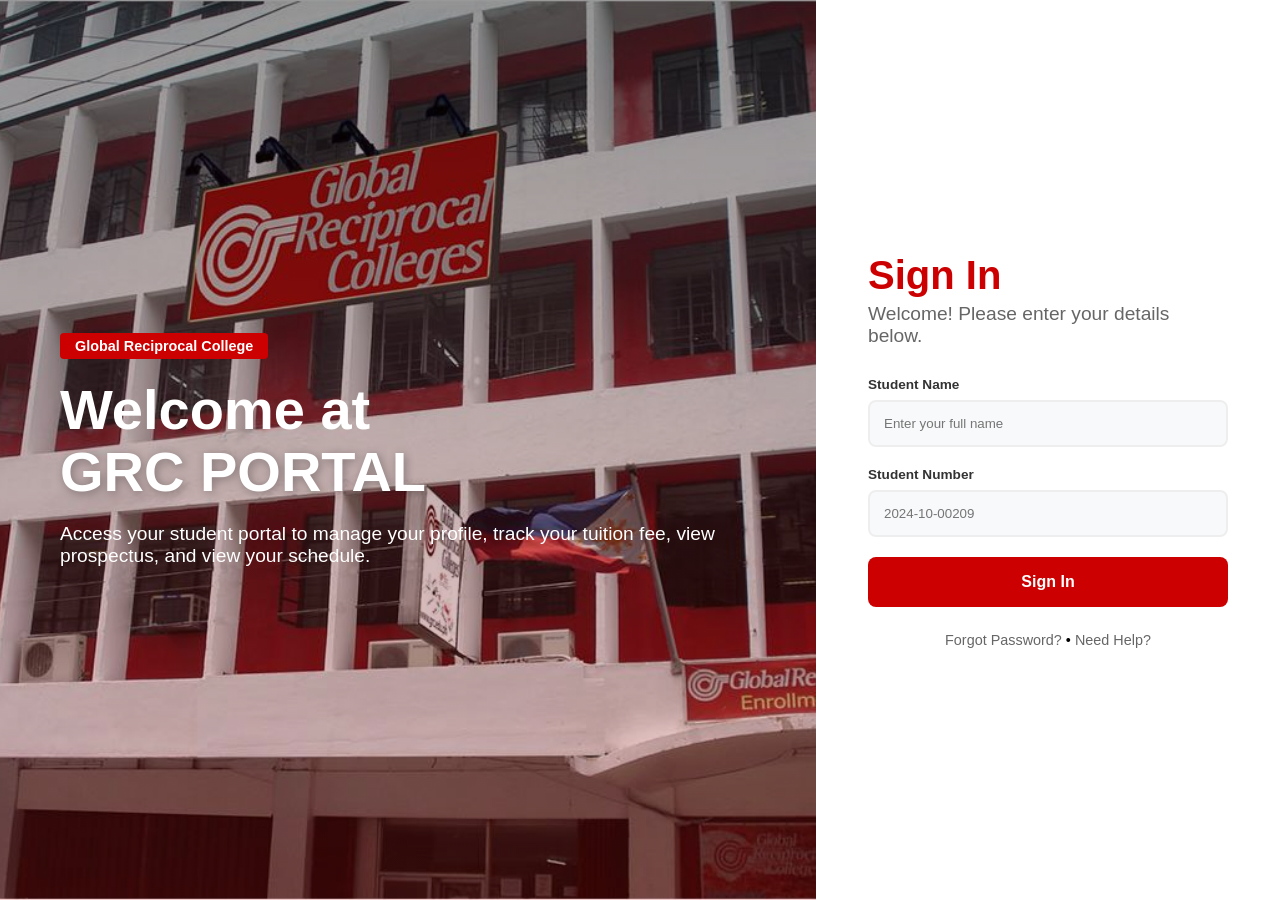
<file: index.html>
<!doctype html>
<html lang="en">
  <head>
    <meta charset="UTF-8" />
    <meta name="viewport" content="width=device-width, initial-scale=1.0" />
    <title>GRC Portal | Sign In</title>
    <link rel="stylesheet" href="login-style.css" />
  </head>
  <body>
    <div class="login-wrapper">
      <div class="visual-side">
        <div class="content-overlay">
          <div class="school-tag">Global Reciprocal College</div>
          <h1>Welcome at<br /><span>GRC PORTAL</span></h1>
          <p>
            Access your student portal to manage your profile, track your tuition fee, view prospectus,
            and view your schedule.
          </p>
        </div>
      </div>

      <div class="form-side">
        <div class="login-container">
          <div class="form-header">
            <h2>Sign In</h2>
            <p>Welcome! Please enter your details below.</p>
          </div>

          <form class="main-form" onsubmit="handleLogin(event)">
            <div class="field">
              <label>Student Name</label>
              <input type="text" id="fullName" placeholder="Enter your full name" required />
            </div>

            <div class="field">
              <label>Student Number</label>
              <input
                type="text"
                id="studentNo"
                placeholder="2024-10-00209"
                pattern="^\d{4}-\d{2}-\d{5}$"
                title="Format: 2024-10-00209"
                oninput="this.value = this.value.replace(/[^0-9-]/g, '')"
                required
              />
            </div>

            <button type="submit" class="submit-btn">Sign In</button>
            <div class="form-footer">
              <a href="#">Forgot Password?</a> <span>•</span> <a href="#">Need Help?</a>
            </div>
          </form>
        </div>
      </div>
    </div>

    <script>
      function handleLogin(event) {
        event.preventDefault();
        const fullName = document.getElementById("fullName").value;
        const studentNo = document.getElementById("studentNo").value;
        const pattern = /^\d{4}-\d{2}-\d{5}$/;

        if (!pattern.test(studentNo)) {
          alert("Invalid Student Number format.\nUse: 2024-10-00209");
          return;
        }

        localStorage.setItem("userFullName", fullName);
        localStorage.setItem("studentNumber", studentNo);
        window.location.href = "mainpage.html";
      }
    </script>
  </body>
</html>
</file>
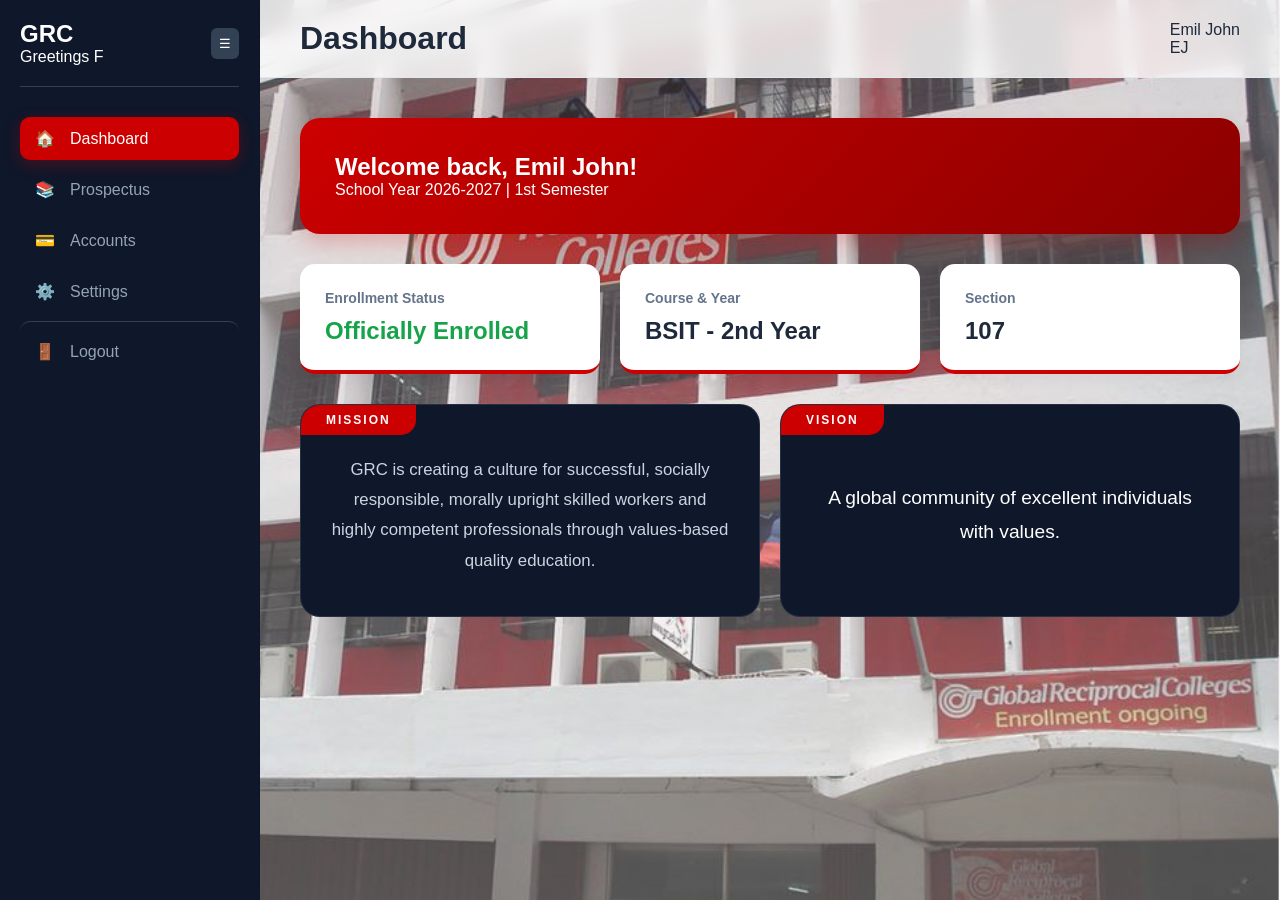
<file: mainpage.html>
<!doctype html>
<html lang="en">
  <head>
    <meta charset="UTF-8" />
    <meta name="viewport" content="width=device-width, initial-scale=1.0" />
    <title>GRC Student Portal</title>
    <link rel="stylesheet" href="style.css" />
  </head>
  <body>
    <div class="container">
      <aside class="sidebar" id="sidebar">
        <div class="logo-section">
          <div class="logo-info">
            <h2>GRC</h2>
            <p id="typing-text"></p>
          </div>
          <button class="toggle-btn" onclick="toggleSidebar()">☰</button>
        </div>

        <ul class="menu">
          <li class="active" data-page="dashboard">
            <span>🏠</span> <span class="nav-text">Dashboard</span>
          </li>
          <li data-page="courses">
            <span>📚</span> <span class="nav-text">Prospectus</span>
          </li>
          <li data-page="payments">
            <span>💳</span> <span class="nav-text">Accounts</span>
          </li>
          <li data-page="settings">
            <span>⚙️</span> <span class="nav-text">Settings</span>
          </li>
          <li
            onclick="window.location.href = 'index.html'"
            style="
              margin-top: auto;
              border-top: 1px solid #334155;
              padding-top: 20px;
            "
          >
            <span>🚪</span> <span class="nav-text">Logout</span>
          </li>
        </ul>
      </aside>

      <main class="main-content">
        <header class="top-bar">
          <h1 id="current-page-title">Dashboard</h1>
          <div class="user-profile">
            <span id="headerNameDisplay">Your name</span>
            <div class="avatar" id="avatarDisplay"></div>
          </div>
        </header>

        <div class="scroll-area">
          <!-- DASHBOARD SECTION -->
          <section id="dashboard" class="page active">
            <div class="welcome-banner">
              <h2>
                Welcome back, <span class="userNameSpan">Emil John</span>!
              </h2>
              <p>School Year 2026-2027 | 1st Semester</p>
            </div>

            <div class="dashboard-grid">
              <div class="stat-card">
                <span class="label">Enrollment Status</span>
                <p class="value status-enrolled">Officially Enrolled</p>
              </div>
              <div class="stat-card">
                <span class="label">Course & Year</span>
                <p class="value">BSIT - 2nd Year</p>
              </div>
              <div class="stat-card">
                <span class="label">Section</span>
                <p class="value">107</p>
              </div>
            </div>

            <!-- NEW MISSION & VISION SECTION -->
            <div class="mv-section">
              <div class="mv-card mission">
                <div class="mv-badge">MISSION</div>
                <p>
                  GRC is creating a culture for successful, socially
                  responsible, morally upright skilled workers and highly
                  competent professionals through values-based quality
                  education.
                </p>
              </div>
              <div class="mv-card vision">
                <div class="mv-badge">VISION</div>
                <p>A global community of excellent individuals with values.</p>
              </div>
            </div>
          </section>

          <!-- COURSES SECTION -->
          <section id="courses" class="page">
            <div class="page-header-flex">
              <h2 style="color: var(--grc-red)">Academic Prospectus</h2>
              <div class="search-wrapper">
                <input
                  type="text"
                  id="subjectSearch"
                  placeholder="🔍 Search Subject Code or Title..."
                />
              </div>
            </div>
            <div class="table-holder" style="margin-top: 20px">
              <div class="semester-tag">
                BSIT | Section 107 - Schedule of Classes
              </div>
              <div style="overflow-x: auto">
                <table class="grc-table">
                  <thead>
                    <tr>
                      <th>CODE</th>
                      <th>DESCRIPTIVE TITLE</th>
                      <th>UNITS</th>
                      <th>SECTION</th>
                      <th>DAY/S</th>
                      <th>TIME</th>
                      <th>ROOM</th>
                    </tr>
                  </thead>
                  <tbody id="subjectList">
                    <tr>
                      <td>ITC</td>
                      <td>Introduction to Computing LEC</td>
                      <td>2</td>
                      <td>107</td>
                      <td>SAT</td>
                      <td>7:30AM-9:30AM</td>
                      <td>34935</td>
                    </tr>
                    <tr>
                      <td>ITCL</td>
                      <td>Introduction to Computing LAB</td>
                      <td>1</td>
                      <td>107</td>
                      <td>THU</td>
                      <td>10:30AM-1:30PM</td>
                      <td>34933</td>
                    </tr>
                    <tr>
                      <td>ITP1</td>
                      <td>Computer Hardware and Troubleshooting LEC</td>
                      <td>2</td>
                      <td>107</td>
                      <td>THU</td>
                      <td>7:30AM-9:30AM</td>
                      <td>34929</td>
                    </tr>
                    <tr>
                      <td>ITP1L</td>
                      <td>Computer Hardware and Troubleshooting LAB</td>
                      <td>1</td>
                      <td>107</td>
                      <td>WED</td>
                      <td>10:30AM-1:30PM</td>
                      <td>34927</td>
                    </tr>
                    <tr>
                      <td>ITP2</td>
                      <td>Fundamentals of Programming LEC</td>
                      <td>2</td>
                      <td>107</td>
                      <td>FRI</td>
                      <td>7PM-9PM</td>
                      <td>34939</td>
                    </tr>
                    <tr>
                      <td>ITP2L</td>
                      <td>Fundamentals of Programming LAB</td>
                      <td>1</td>
                      <td>107</td>
                      <td>THU</td>
                      <td>2PM-5PM</td>
                      <td>34937</td>
                    </tr>
                    <tr>
                      <td>KOMFIL</td>
                      <td>Kontekswalisadong Komunikasyon</td>
                      <td>3</td>
                      <td>107</td>
                      <td>WED</td>
                      <td>1:30PM-4:30PM</td>
                      <td>34947</td>
                    </tr>
                    <tr>
                      <td>LEAD1</td>
                      <td>Vision and Mission</td>
                      <td>1.5</td>
                      <td>107</td>
                      <td>MON</td>
                      <td>12PM-1:30PM</td>
                      <td>34941</td>
                    </tr>
                    <tr>
                      <td>MATHWRLD</td>
                      <td>Mathematics in the Modern World</td>
                      <td>3</td>
                      <td>107</td>
                      <td>MON</td>
                      <td>6PM-9PM</td>
                      <td>34945</td>
                    </tr>
                    <tr>
                      <td>NSTP1</td>
                      <td>National Service Training Program 1</td>
                      <td>3</td>
                      <td>107</td>
                      <td>SAT</td>
                      <td>1:30PM-4:30PM</td>
                      <td>34953</td>
                    </tr>
                    <tr>
                      <td>PATHFIT1</td>
                      <td>Physical Activity Towards Health and Fitness</td>
                      <td>2</td>
                      <td>107</td>
                      <td>WED</td>
                      <td>7PM-9PM</td>
                      <td>34949</td>
                    </tr>
                    <tr>
                      <td>PHILHIST</td>
                      <td>Readings in Philippine History</td>
                      <td>3</td>
                      <td>107</td>
                      <td>THU</td>
                      <td>6PM-9PM</td>
                      <td>34951</td>
                    </tr>
                    <tr>
                      <td>PURPCOMM</td>
                      <td>Purposive Communication</td>
                      <td>3</td>
                      <td>107</td>
                      <td>SAT</td>
                      <td>6PM-9PM</td>
                      <td>34955</td>
                    </tr>
                    <tr>
                      <td>UNDSELF</td>
                      <td>Understanding the Self</td>
                      <td>3</td>
                      <td>107</td>
                      <td>MON</td>
                      <td>3PM-6PM</td>
                      <td>34943</td>
                    </tr>
                  </tbody>
                  <tfoot>
                    <tr class="total-row">
                      <td colspan="2" style="text-align: right">
                        TOTAL UNITS:
                      </td>
                      <td>30.5</td>
                      <td colspan="4"></td>
                    </tr>
                  </tfoot>
                </table>
              </div>
            </div>
          </section>

          <!-- PAYMENTS SECTION -->
          <section id="payments" class="page">
            <div
              class="announcement-box"
              style="background: #fff5f5; border-left-color: var(--grc-red)"
            >
              <h3 style="color: var(--grc-red)">⚠️ Payment Reminder</h3>
              <p>
                Please pay at least <strong>50% (₱5,400)</strong> of your total
                tuition before the <strong>Midterm Exams</strong> for COM
                stamping.
              </p>
            </div>
            <div class="dashboard-grid" style="margin-top: 20px">
              <div class="stat-card">
                <span class="label">Total Tuition (BSIT)</span>
                <p class="value">₱10,800.00</p>
              </div>
              <div class="stat-card">
                <span class="label">Total Paid</span>
                <p class="value" style="color: #16a34a" id="totalPaidDisplay">
                  ₱0.00
                </p>
              </div>
              <div class="stat-card">
                <span class="label">Balance</span>
                <p
                  class="value"
                  style="color: var(--grc-red)"
                  id="balanceDisplay"
                >
                  ₱10,800.00
                </p>
              </div>
            </div>
            <div class="table-holder" style="margin-top: 30px">
              <div class="semester-tag">Official Payment History</div>
              <div
                class="stat-card"
                style="
                  margin-top: 20px;
                  border-bottom: none;
                  border-bottom-color: #16a34a;
                "
              >
                <h3 style="color: #16a34a; margin-bottom: 15px">
                  💳 Online Payment
                </h3>
                <div
                  style="
                    display: flex;
                    gap: 15px;
                    margin-bottom: 15px;
                    flex-wrap: wrap;
                  "
                >
                  <div class="payment-option">
                    <input
                      type="radio"
                      name="p-method"
                      id="gcash"
                      value="GCash"
                      checked
                    />
                    <label for="gcash"><strong>GCash</strong></label>
                  </div>
                  <div class="payment-option">
                    <input
                      type="radio"
                      name="p-method"
                      id="maya"
                      value="Maya"
                    />
                    <label for="maya"><strong>Maya</strong></label>
                  </div>
                </div>
                <div style="display: flex; gap: 10px">
                  <input
                    type="number"
                    id="payAmount"
                    class="form-input"
                    placeholder="Enter Amount"
                    style="max-width: 200px; margin-top: 0"
                  />
                  <button
                    class="primary-red-btn"
                    onclick="processOnlinePayment()"
                    style="background: #16a34a; margin-top: 0"
                  >
                    Pay Now
                  </button>
                </div>
              </div>
              <table class="grc-table">
                <thead>
                  <tr>
                    <th>Date</th>
                    <th>Reference No.</th>
                    <th>Amount</th>
                    <th>Action</th>
                  </tr>
                </thead>
                <tbody id="paymentHistory">
                  <tr>
                    <td>2026-04-20</td>
                    <td>#OR-2024-9981</td>
                    <td>₱3,000.00</td>
                    <td>
                      <button
                        class="view-btn"
                        onclick="
                          viewReceipt('OR-2024-9981', '3,000.00', '2026-04-20')
                        "
                      >
                        View Receipt
                      </button>
                    </td>
                  </tr>
                </tbody>
              </table>
            </div>
          </section>

          <!-- SETTINGS SECTION -->
          <section id="settings" class="page">
            <div class="stat-card" style="max-width: 500px">
              <h3 style="color: var(--grc-red); margin-bottom: 20px">
                Profile Settings
              </h3>
              <div style="margin-bottom: 15px">
                <label class="label">Full Name</label>
                <input
                  type="text"
                  id="inputName"
                  class="form-input"
                  placeholder="Enter Full Name"
                />
              </div>
              <div style="margin-bottom: 15px">
                <label class="label">Student ID</label>
                <input
                  type="text"
                  value="2024-1025"
                  readonly
                  class="form-input"
                  style="background: #f1f5f9"
                />
              </div>
              <button
                class="primary-red-btn"
                onclick="saveProfile()"
                style="width: auto; padding: 10px 30px"
              >
                Save Changes
              </button>
            </div>
          </section>
        </div>
      </main>
    </div>

    <!-- RECEIPT MODAL -->
    <div id="receiptModal" class="modal">
      <div class="modal-content receipt-style">
        <div class="receipt-header">
          <h3>GLOBAL RECIPROCAL COLLEGES</h3>
          <p>Official Student Receipt</p>
        </div>
        <hr />
        <div class="receipt-body">
          <p><strong>Date:</strong> <span id="r-date"></span></p>
          <p><strong>Student:</strong> <span class="userNameSpan"></span></p>
          <p><strong>Reference No:</strong> <span id="r-ref"></span></p>
          <p><strong>Course/Year:</strong> BSIT - 2nd Year</p>
          <div class="amount-box">
            <span>Amount Paid:</span>
            <strong id="r-amt"></strong>
          </div>
        </div>
        <p
          style="
            font-size: 11px;
            margin-top: 15px;
            color: #666;
            text-align: center;
          "
        >
          Valid for COM Stamping at the Registrar.
        </p>
        <div style="display: flex; gap: 10px; margin-top: 20px">
          <button class="primary-red-btn" onclick="window.print()">
            Print Receipt
          </button>
          <button class="view-btn" onclick="closeModal()">Close</button>
        </div>
      </div>
    </div>

    <script src="app.js"></script>
  </body>
</html>
</file>
<file: login-style.css>
:root {
    --grc-red: #cc0000; /* Rich Red */
    --pure-white: #ffffff;
    --light-gray: #f8f9fa;
    --text-dark: #333333;
    --text-muted: #666666;
}

* {
    margin: 0; padding: 0; box-sizing: border-box;
    font-family: 'Inter', 'Segoe UI', sans-serif;
}

body {
    height: 100vh;
    background: var(--pure-white);
}

p {
    font-size: 1.2em;
}

.login-wrapper {
    display: flex;
    height: 100vh;
}

/* KALIWA: Background Image Side */
.visual-side {
    flex: 1.5;
    background: linear-gradient(rgba(0, 0, 0, 0.4), rgba(204, 0, 0, 0.2)), 
                url('./grcian.jpg'); 
    background-size: cover;
    background-position: center;
    display: flex;
    align-items: center;
    padding: 60px;
    color: var(--pure-white);
}

.content-overlay h1 {
    font-size: 3.5rem;
    line-height: 1.1;
    margin: 20px 0;
}

.content-overlay h1 span {
    color: var(--pure-white);
    text-transform: uppercase;
    font-weight: 900;
    text-shadow: 2px 2px 10px rgba(0,0,0,0.3);
}

.school-tag {
    background: var(--grc-red);
    padding: 5px 15px;
    display: inline-block;
    border-radius: 4px;
    font-weight: bold;
    font-size: 0.9rem;
}

/* KANAN: Login Form Side */
.form-side {
    flex: 1;
    display: flex;
    justify-content: center;
    align-items: center;
    background: var(--pure-white);
}

.login-container {
    width: 100%;
    max-width: 400px;
    padding: 20px;
}

.form-header h2 {
    font-size: 2.5rem;
    color: var(--grc-red);
    margin-bottom: 5px;
}

.form-header p {
    color: var(--text-muted);
    margin-bottom: 30px;
}

.field {
    margin-bottom: 20px;
}

.field label {
    display: block;
    font-size: 0.85rem;
    font-weight: 600;
    margin-bottom: 8px;
    color: var(--text-dark);
}

.field input {
    width: 100%;
    padding: 14px;
    border: 2px solid #eee;
    border-radius: 8px;
    outline: none;
    background: var(--light-gray);
    transition: 0.3s;
}

.field input:focus {
    border-color: var(--grc-red);
    background: white;
}

.submit-btn {
    width: 100%;
    padding: 16px;
    background: var(--grc-red);
    color: white;
    border: none;
    border-radius: 8px;
    font-size: 1rem;
    font-weight: bold;
    cursor: pointer;
    transition: transform 0.2s, background 0.3s;
}

.submit-btn:hover {
    background: #a30000;
    transform: translateY(-2px);
}

.form-footer {
    margin-top: 25px;
    text-align: center;
    font-size: 0.9rem;
}

.form-footer a {
    color: var(--text-muted);
    text-decoration: none;
}

.form-footer a:hover {
    color: var(--grc-red);
}

/* Mobile View */
@media (max-width: 900px) {
    .visual-side { display: none; }
    .form-side { flex: 1; }
}
</file>
<file: style.css>
:root {
  --grc-red: #cc0000;
  --grc-red-dark: #8b0000;
  --pure-white: #ffffff;
  --light-gray: #f1f5f9;
  --text-main: #1e293b;
  --sidebar-bg: #0f172a;
}

/* RESET */
* {
  margin: 0;
  padding: 0;
  box-sizing: border-box;
  font-family: "Segoe UI", Tahoma, sans-serif;
}

/* BODY */
body {
  background:
    linear-gradient(rgba(153, 124, 124, 0.3), rgba(255, 255, 255, 0.3)),
    url("grcian.jpg");
  background-size: cover;
  background-position: center;
  background-attachment: fixed;
  color: var(--text-main);
  overflow: hidden;
}

/* LAYOUT */
.container {
  display: flex;
  height: 100vh;
  width: 100vw;
}

/* SIDEBAR */
.sidebar {
  width: 260px;
  background-color: var(--sidebar-bg);
  padding: 20px;
  display: flex;
  flex-direction: column;
  transition: width 0.3s ease;
  flex-shrink: 0;
  border-right: 1px solid rgba(0, 0, 0, 0.1);
}

.sidebar.collapsed {
  width: 85px;
}

.logo-section {
  display: flex;
  justify-content: space-between;
  align-items: center;
  padding-bottom: 20px;
  border-bottom: 1px solid #334155;
  color: white;
}

.toggle-btn {
  background: #334155;
  border: none;
  color: white;
  padding: 8px;
  border-radius: 6px;
  cursor: pointer;
}

/* MENU */
.menu {
  margin-top: 30px;
  list-style: none;
}

.menu li {
  padding: 12px 15px;
  margin-bottom: 8px;
  border-radius: 10px;
  display: flex;
  align-items: center;
  gap: 15px;
  cursor: pointer;
  transition: 0.2s;
  white-space: nowrap;
  color: #94a3b8;
}

.menu li:hover {
  background: rgba(255, 255, 255, 0.1);
  color: white;
}

.menu li.active {
  background: var(--grc-red);
  color: white;
  box-shadow: 0 4px 15px rgba(204, 0, 0, 0.3);
}

.sidebar.collapsed .nav-text,
.sidebar.collapsed .logo-info {
  display: none;
}

/* MAIN CONTENT */
.main-content {
  flex-grow: 1;
  display: flex;
  flex-direction: column;
  background-color: transparent;
}

/* TOP BAR */
.top-bar {
  padding: 20px 40px;
  display: flex;
  justify-content: space-between;
  align-items: center;
  background: rgba(255, 255, 255, 0.8);
  backdrop-filter: blur(10px);
  border-bottom: 1px solid #e2e8f0;
}

/* SCROLL */
.scroll-area {
  padding: 40px;
  overflow-y: auto;
  flex-grow: 1;
}

/* PAGES */
.page {
  display: none;
}

.page.active {
  display: block;
}

/* DASHBOARD */
.welcome-banner {
  background: linear-gradient(
    135deg,
    var(--grc-red) 0%,
    var(--grc-red-dark) 100%
  );
  padding: 35px;
  border-radius: 20px;
  margin-bottom: 30px;
  color: white;
  box-shadow: 0 10px 20px rgba(204, 0, 0, 0.2);
}

.dashboard-grid {
  display: grid;
  grid-template-columns: repeat(auto-fit, minmax(250px, 1fr));
  gap: 20px;
}

.stat-card {
  background: white;
  padding: 25px;
  border-radius: 15px;
  border-bottom: 4px solid var(--grc-red);
  box-shadow: 0 4px 15px rgba(0, 0, 0, 0.05);
  transition: transform 0.3s;
}

.stat-card:hover {
  transform: translateY(-5px);
}

.stat-card .label {
  color: #64748b;
  font-size: 14px;
  font-weight: 600;
}

.stat-card .value {
  font-size: 24px;
  font-weight: 800;
  margin-top: 10px;
  color: var(--text-main);
}

.status-enrolled {
  color: #16a34a !important;
}

/* ANNOUNCEMENT */
.announcement-box {
  margin-top: 30px;
  background: white;
  padding: 25px;
  border-radius: 15px;
  border-left: 5px solid var(--grc-red);
  box-shadow: 0 4px 15px rgba(0, 0, 0, 0.05);
}

.announcement-box h3 {
  margin-bottom: 15px;
  color: var(--grc-red);
}

/* SEARCH */
.page-header-flex {
  display: flex;
  justify-content: space-between;
  align-items: center;
}

.search-wrapper input {
  padding: 12px 20px;
  border: 2px solid #e2e8f0;
  border-radius: 12px;
  width: 300px;
  outline: none;
  transition: 0.3s;
  background: rgba(255, 255, 255, 0.8);
}

.search-wrapper input:focus {
  border-color: var(--grc-red);
}

/* TABLE */
.table-holder {
  background: white;
  border-radius: 15px;
  overflow: hidden;
  box-shadow: 0 4px 15px rgba(0, 0, 0, 0.05);
}

.semester-tag {
  background: var(--grc-red);
  color: white;
  padding: 15px 25px;
  font-weight: bold;
  font-size: 14px;
  text-transform: uppercase;
}

.grc-table {
  width: 100%;
  border-collapse: collapse;
}

.grc-table th {
  background: #f8fafc;
  text-align: left;
  padding: 18px 25px;
  color: #64748b;
  font-size: 12px;
  text-transform: uppercase;
}

.grc-table td {
  padding: 18px 25px;
  border-bottom: 1px solid #f1f5f9;
  color: var(--text-main);
}

.grc-table tr:hover {
  background: #fff5f5;
}

.total-row {
  background: #f8fafc;
  font-weight: 800;
  color: var(--grc-red);
}

.total-row td {
  border-top: 2px solid var(--grc-red);
}

/* MODAL */
.modal {
  display: none;
  position: fixed;
  z-index: 100;
  left: 0;
  top: 0;
  width: 100%;
  height: 100%;
  background-color: rgba(0, 0, 0, 0.5);
  backdrop-filter: blur(5px);
}

.modal-content {
  background-color: white;
  margin: 10% auto;
  padding: 30px;
  width: 350px;
  border-radius: 15px;
  text-align: center;
}

.close {
  float: right;
  font-size: 28px;
  cursor: pointer;
}

/* BUTTONS */
.view-btn {
  background: #f1f5f9;
  border: 1px solid #cbd5e1;
  padding: 5px 15px;
  border-radius: 6px;
  cursor: pointer;
  font-weight: 600;
}

.view-btn:hover {
  background: var(--grc-red);
  color: white;
  border-color: var(--grc-red);
}

.primary-red-btn {
  background: var(--grc-red);
  color: white;
  border: none;
  padding: 15px 40px;
  border-radius: 8px;
  font-weight: bold;
  cursor: pointer;
  margin-top: 15px;
}

/* FORM */
.form-input {
  width: 100%;
  padding: 12px;
  border: 1px solid #e2e8f0;
  border-radius: 8px;
  margin-top: 5px;
  outline: none;
}

.form-input:focus {
  border-color: var(--grc-red);
}

/* RECEIPT */
.receipt-style {
  text-align: left;
  max-width: 400px;
  border: 2px solid #eee;
}

.receipt-header {
  text-align: center;
  margin-bottom: 15px;
}

.receipt-header h3 {
  color: var(--grc-red);
  font-size: 16px;
  margin: 5px 0;
}

.receipt-header p {
  font-size: 12px;
  color: #666;
}

.receipt-body p {
  margin-bottom: 8px;
  font-size: 14px;
}

.amount-box {
  background: #f8fafc;
  padding: 15px;
  border-radius: 10px;
  display: flex;
  justify-content: space-between;
  border-left: 5px solid #16a34a;
  margin-top: 15px;
}

.amount-box strong {
  font-size: 18px;
  color: #16a34a;
}

/* PRINT */
@media print {
  body * {
    visibility: hidden;
  }

  #receiptModal,
  #receiptModal * {
    visibility: visible;
  }

  #receiptModal {
    position: absolute;
    left: 0;
    top: 0;
    width: 100%;
  }
}

/* PAYMENT */
.payment-option {
  border: 1px solid #e2e8f0;
  padding: 10px 20px;
  border-radius: 8px;
  display: flex;
  align-items: center;
  gap: 10px;
  cursor: pointer;
}

.payment-option input[type="radio"] {
  accent-color: #16a34a;
}

.mv-section {
  display: grid;
  grid-template-columns: repeat(auto-fit, minmax(300px, 1fr));
  gap: 20px;
  margin-top: 30px;
}

.mv-card {
  background: var(
    --sidebar-bg
  ); /* Dark blue/black para maging premium tignan */
  padding: 40px 30px;
  border-radius: 20px;
  position: relative;
  overflow: hidden;
  transition: 0.3s ease;
  border: 1px solid rgba(255, 255, 255, 0.1);
  display: flex;
  flex-direction: column;
  justify-content: center;
  min-height: 200px;
}

/* Red glow effect sa hover */
.mv-card:hover {
  transform: translateY(-8px);
  box-shadow: 0 10px 30px rgba(204, 0, 0, 0.2);
  border-color: var(--grc-red);
}

.mv-badge {
  position: absolute;
  top: 0;
  left: 0;
  background: var(--grc-red);
  color: white;
  padding: 8px 25px;
  font-weight: 800;
  font-size: 12px;
  letter-spacing: 2px;
  border-bottom-right-radius: 15px;
}

.mv-card p {
  color: #cbd5e1;
  font-size: 1.05rem;
  line-height: 1.8;
  margin-top: 10px;
  text-align: center;
}

/* Vision card special styling */
.mv-card.vision p {
  font-size: 1.2rem;
  font-weight: 500;
  color: white;
}
</file>
